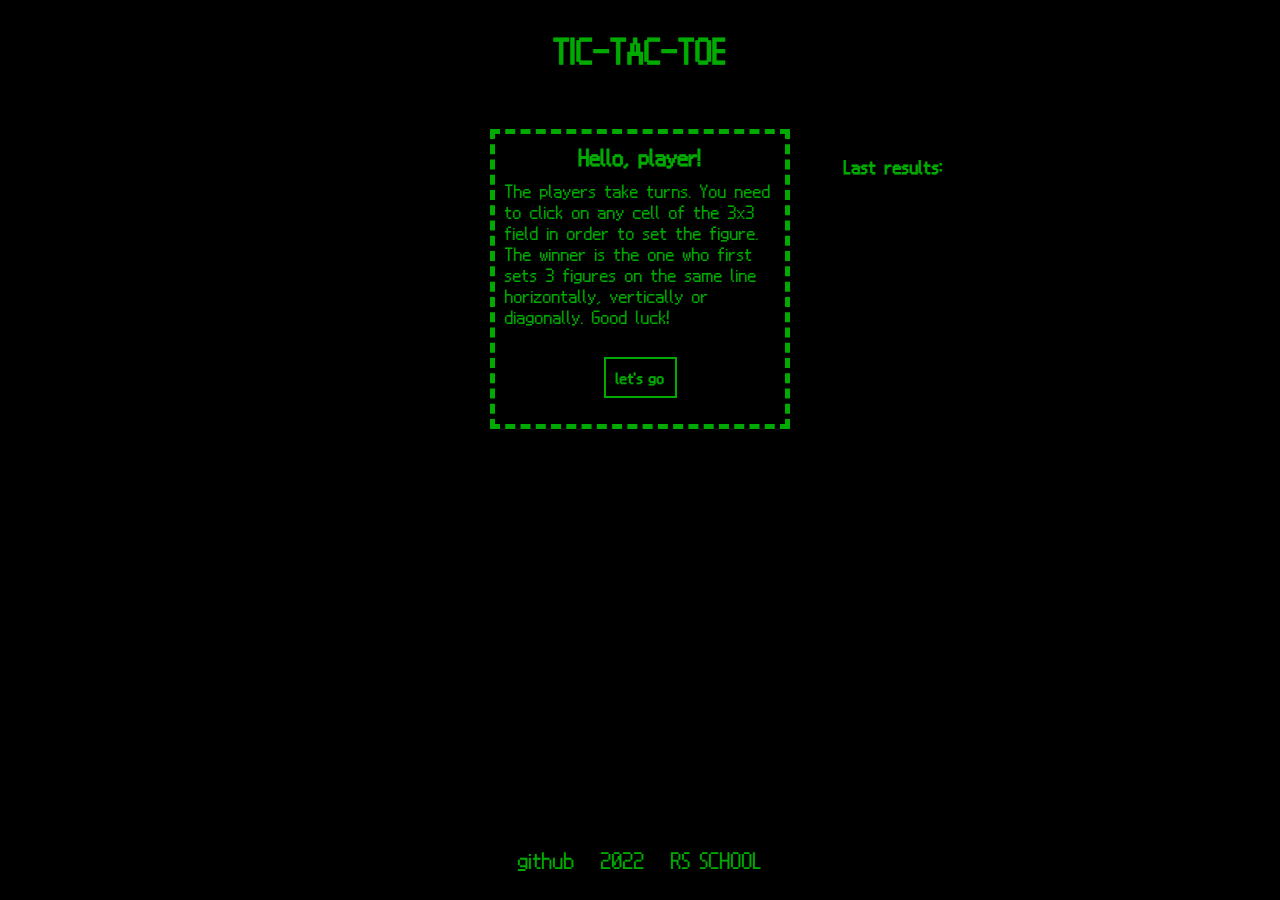
<file: index.html>
<!DOCTYPE html>
<html lang="en">
<head>
    <meta charset="UTF-8">
    <meta http-equiv="X-UA-Compatible" content="IE=edge">
    <meta name="viewport" content="width=device-width, initial-scale=1.0">
    <link rel="stylesheet" href="style.css">
    <link rel="icon" href="#">
    <title>Tic-tac-toe</title>
</head>
<body>
    <main class="page">
        <h1 class="title">tic-tac-toe</h1>
        <section class="container rules-screen">
            <div class="item rules-start"></div>
            <div class="item rules-start"></div>
            <div class="item rules-start"></div>
            <div class="item rules-start"></div>
            <div class="item rules-start"></div>
            <div class="item rules-start"></div>
            <div class="item rules-start"></div>
            <div class="item rules-start"></div>
            <div class="item rules-start"></div>

            <div class="rules-text">
                <span>Hello, player!</span>
                <p>The players take turns. You need to click on any cell of the 3x3 field in order to set the figure. The winner is the one who first sets 3 figures on the same line horizontally, vertically or diagonally. Good luck!</p>
                <button type="button" class="next">let's go</button>
            </div>
            <div class="finished-win">
                <span class="span-con">Congratulations!</span>
                <p></p>
                <span class="span-thanks">Thanks!</span>
                <input type="text" name="name" placeholder="Enter your name" maxlength="10" autocomplete="off">
                <button class="show-btn hide-btn">once again</button>
            </div>
            <div class="finished-draw">
                <span>Oops!</span>
                <p>This time there are no winners! Come on again!</p>
                <button>once again</button>
            </div>
            <div class="table-records">
                <p class="cur-pl">Active player X</p>
                <h5>Last results:</h5>
            </div>
            <audio id="sound" src="" autoplay></audio>
        </section>
    </main>    
        <footer class="footer-container">
            <a href="https://github.com/PronkoEvgeniya" target="_blank">github</a>
            <span>2022</span>
            <a href="https://rs.school/js-stage0/" target="_blank">RS SCHOOL</a>
        </footer>
    
    <script type="module" src="index.js"></script>
</body>
</html>
</file>
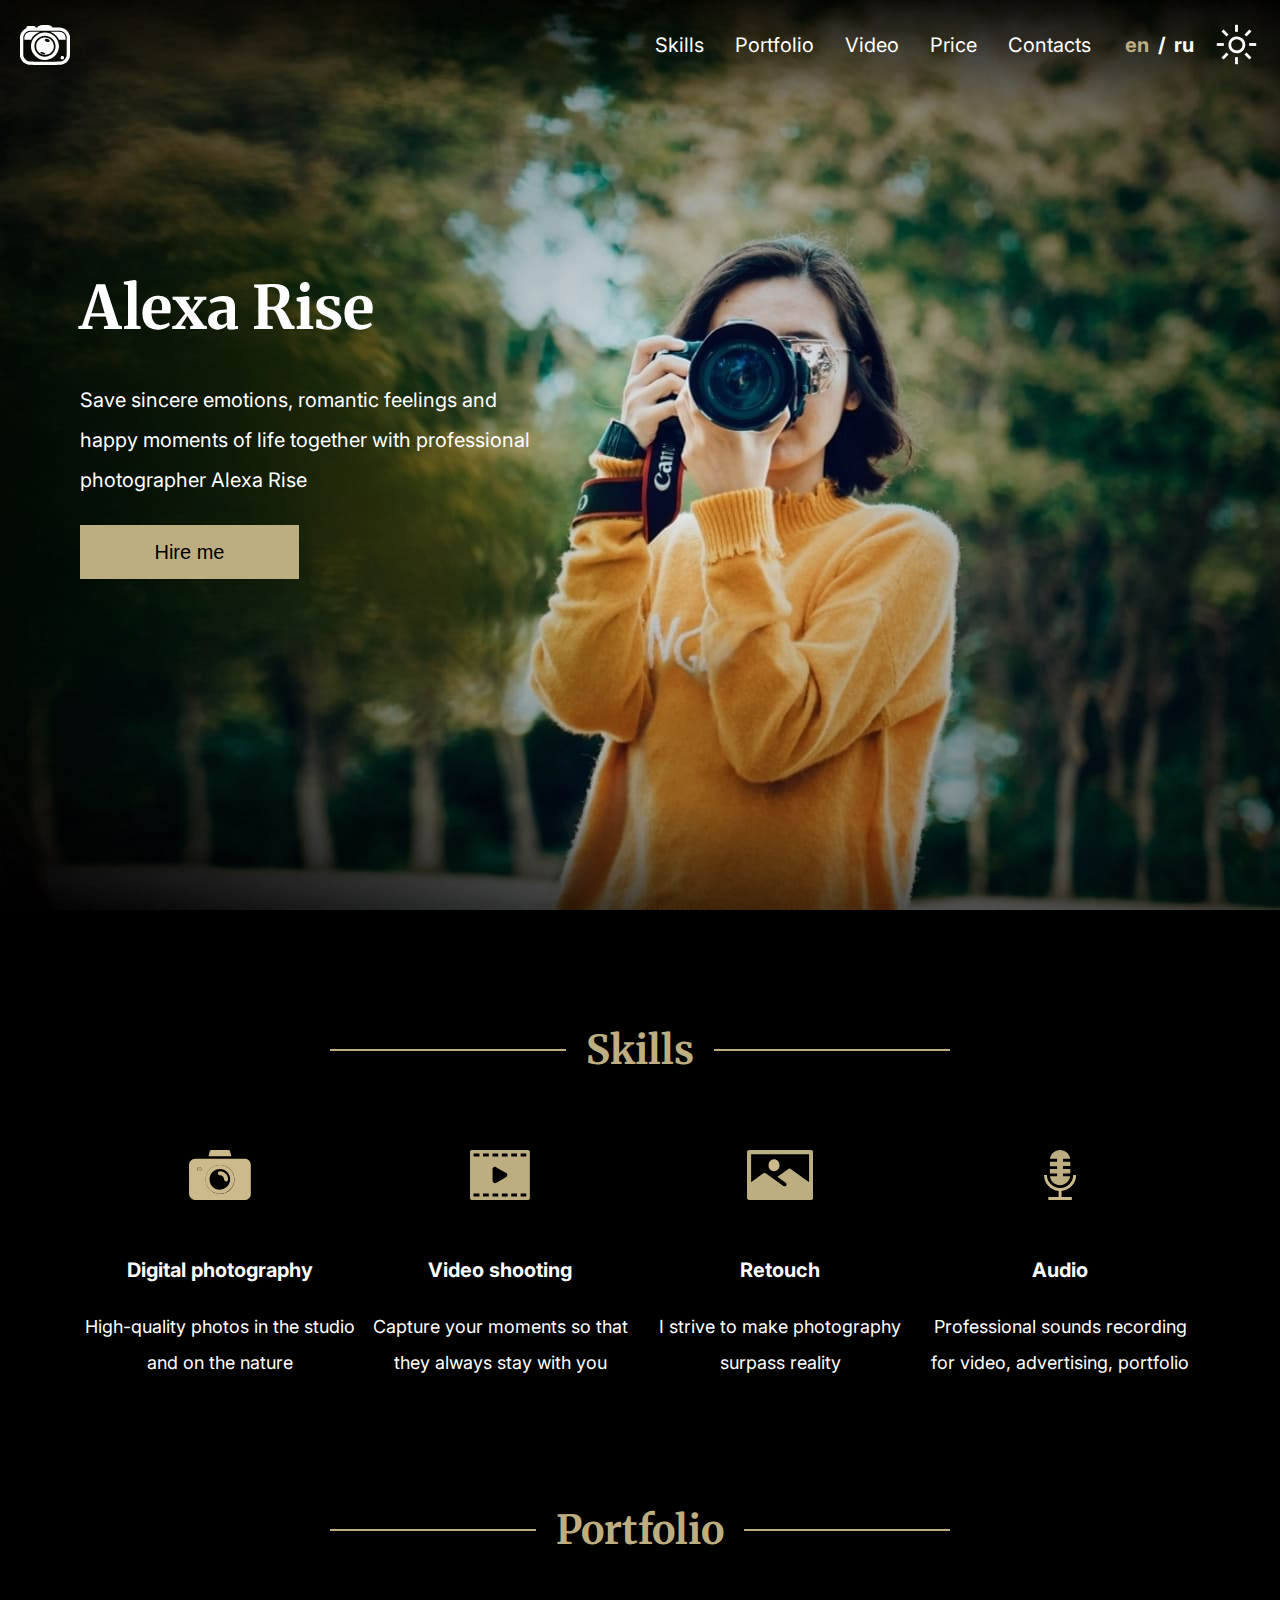
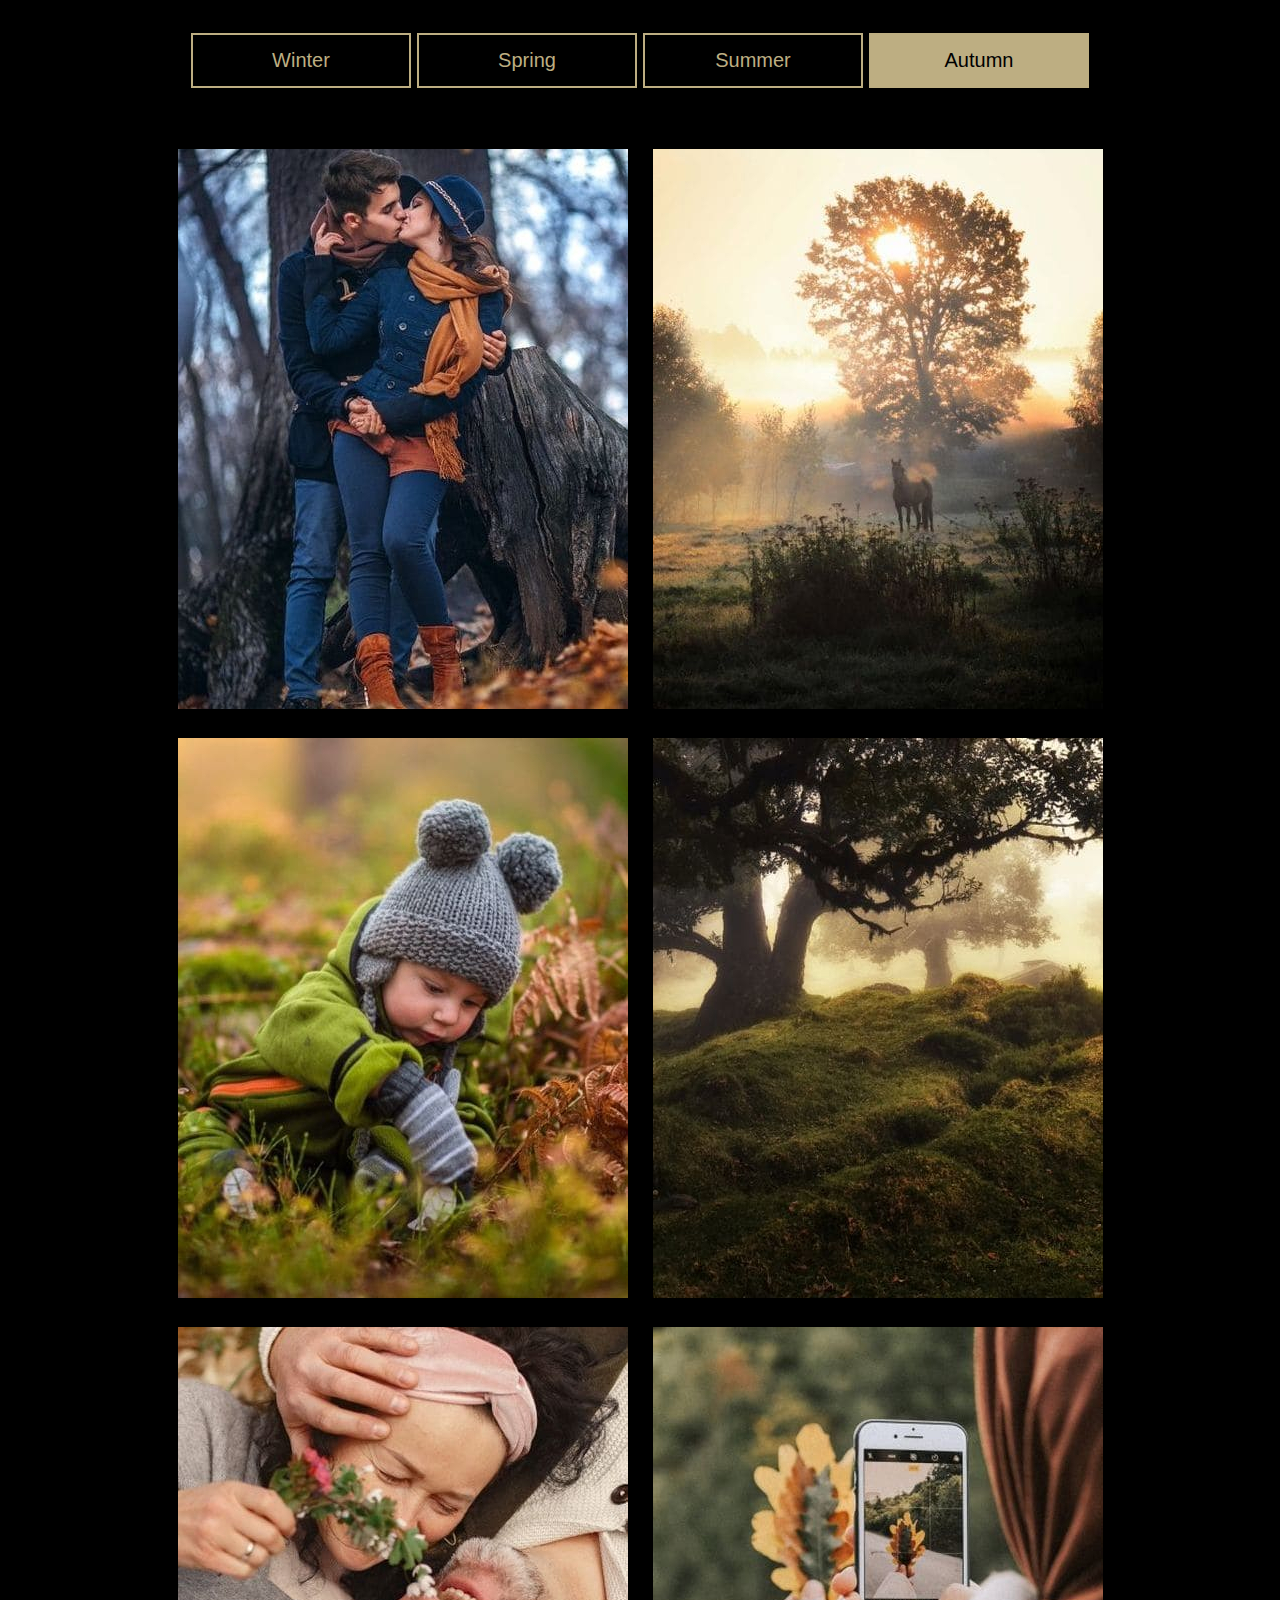
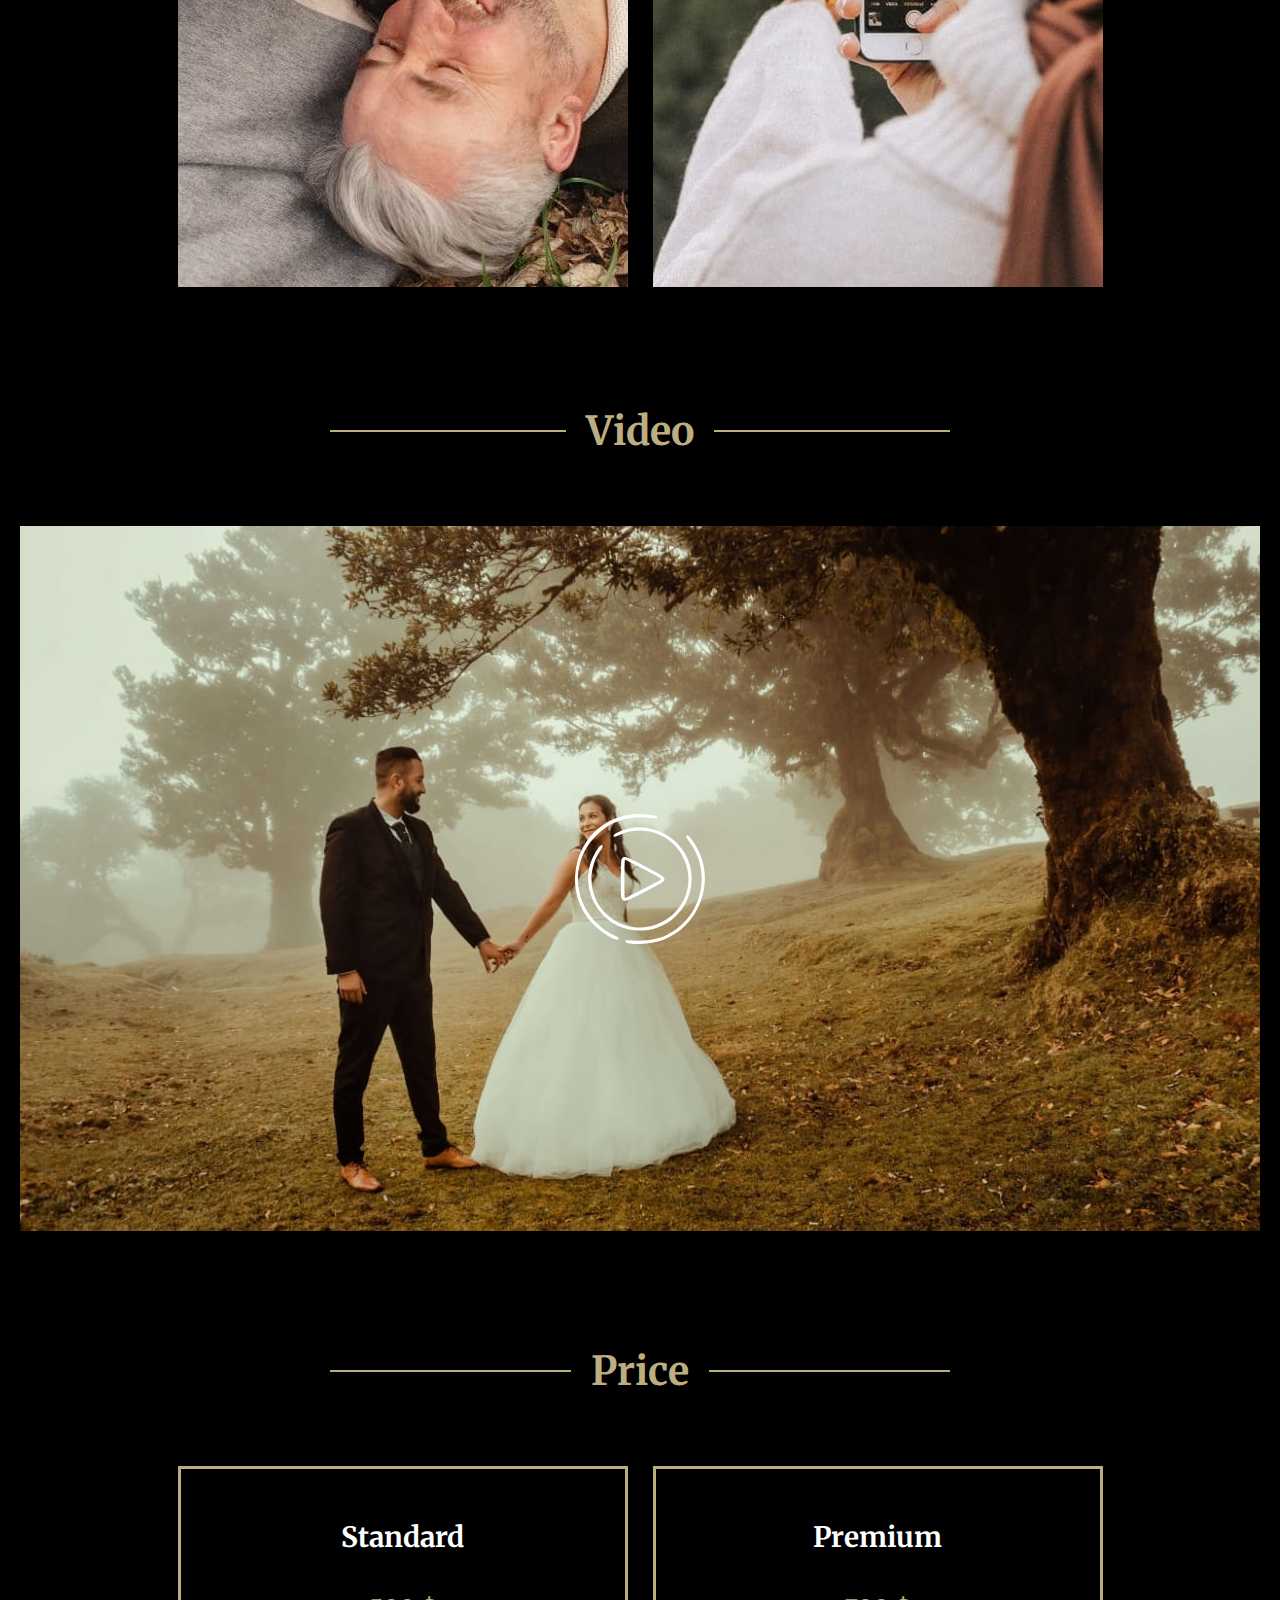
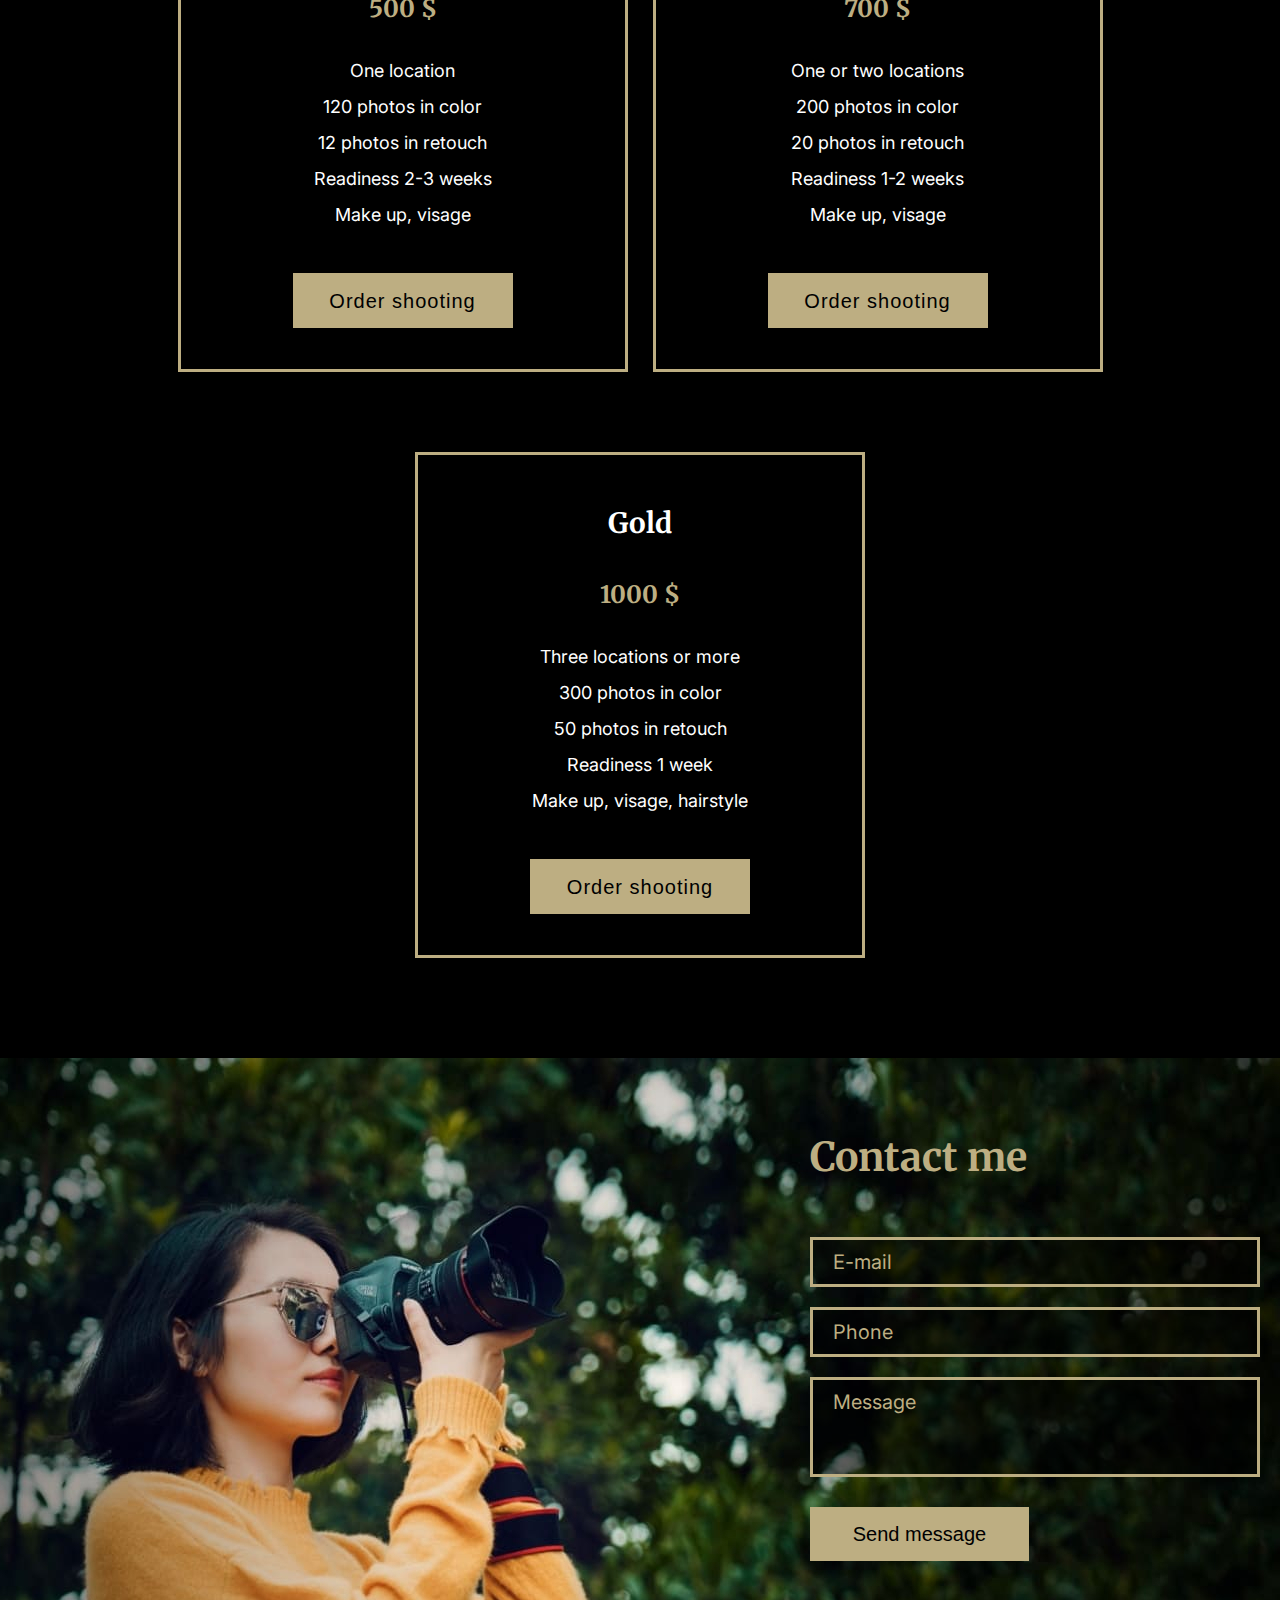
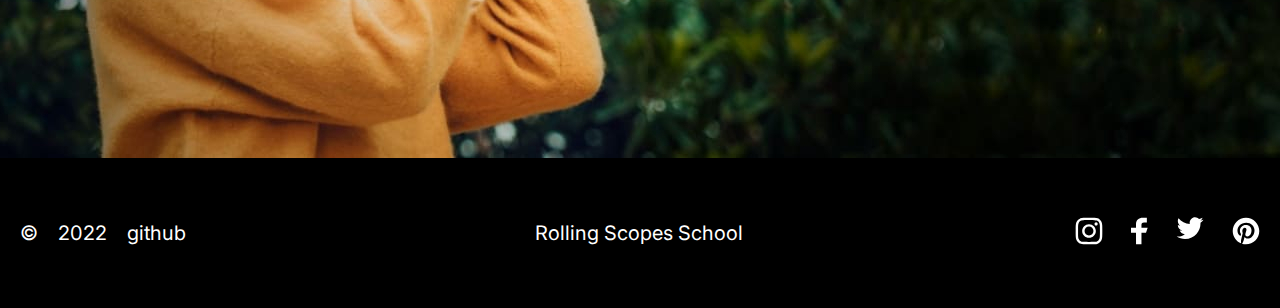
<file: portfolio/index.html>
<!DOCTYPE html>
<html lang="en">
<head>
    <meta charset="UTF-8">
    <meta http-equiv="X-UA-Compatible" content="IE=edge">
    <meta name="viewport" content="width=device-width, initial-scale=1.0">
    <link rel="stylesheet" href="style.css">
    <link rel="preconnect" href="https://fonts.googleapis.com">
    <link rel="preconnect" href="https://fonts.gstatic.com" crossorigin>
    <link href="https://fonts.googleapis.com/css2?family=Inter:wght@400;700&family=Merriweather:wght@400;700&display=swap" rel="stylesheet">    
    <link rel="shortcut icon" href="./assets/img/favicon.ico" type="image/x-icon">
    <title>Portfolio</title>
</head>
<body id="page" class="page change-theme">

    <header class="header">
        <div class="header-content">
            <div class="header__logo">
                <a class="header__logo-img" href="#">
                    <div class="mask">
                    </div>
                </a>
            </div>
            <nav class="header__nav">
                <ul class="nav-links">
                    <li class="header__nav-item"><a class="header__nav-link" href="#skills" data-i18n="skills">Skills</a></li>
                    <li class="header__nav-item"><a class="header__nav-link" href="#portfolio" data-i18n="portfolio">Portfolio</a></li>
                    <li class="header__nav-item"><a class="header__nav-link" href="#video" data-i18n="video">Video</a></li>
                    <li class="header__nav-item"><a class="header__nav-link" href="#price" data-i18n="price">Price</a></li>
                    <li class="header__nav-item"><a class="header__nav-link" href="#contacts" data-i18n="contacts">Contacts</a></li>
                </ul>
            </nav>
            <div class="header__switch-lng">
                <span><a class="header__switch-en header__switch header__switch-active" href="#">en</a></span>
                <span class="header__switch-slash">/</span>
                <span><a class="header__switch-ru header__switch" href="#">ru</a></span>
            </div>
            <div class="theme-toggle">
                <a href="#" class="theme-toggle-img">
                    <div class="mask-theme mask-theme-active">
                    </div>
                </a>
            </div>
            <button class="nav__toggle" type="button" id="nav_toggle">
                <span class="nav__toggle-item">Menu</span>
            </button>
        </div>
    </header>

    <main>
        
        <section id="hero" class="hero">
            <div class="container-hero">
                <h1 class="hero-title" data-i18n="hero-title">Alexa Rise</h1>
                <p class="hero-text" data-i18n="hero-text">
                    Save sincere emotions, romantic feelings and happy moments 
                    of life together with professional photographer Alexa Rise
                </p>
                <button class="btn" data-i18n="hire">Hire me</button>
            </div>
        </section>

        <div class="container">
            <section id="skills" class="skills">
                <div class="section-title change-theme">
                    <h2 class="section-title__text  change-theme" data-i18n="skills">Skills</h2>  
                </div>
               
                <div class="skills-items">
                    <div class="skills-item">
                        <img src="./assets/img/skills/camera.svg" alt="Digital photography">
                        <span class="skill-title  change-theme" data-i18n="skill-title-1">Digital photography</span>
                        <p class="skill-text  change-theme" data-i18n="skill-text-1">High-quality photos in the studio and on the nature</p>
                    </div>
                    <div class="skills-item">
                        <img src="./assets/img/skills/video.svg" alt="Video shooting">
                        <span class="skill-title  change-theme" data-i18n="skill-title-2">Video shooting</span>
                        <p class="skill-text  change-theme" data-i18n="skill-text-2">Capture your moments so that they always stay with you</p>
                    </div>
                    <div class="skills-item">
                        <img src="./assets/img/skills/image.svg" alt="Retouch">
                        <span class="skill-title  change-theme" data-i18n="skill-title-3">Retouch</span>
                        <p class="skill-text  change-theme" data-i18n="skill-text-3">I strive to make photography surpass reality</p>
                    </div>
                    <div class="skills-item">
                        <img src="./assets/img/skills/mic.svg" alt="Audio">
                        <span class="skill-title  change-theme" data-i18n="skill-title-4">Audio</span>
                        <p class="skill-text  change-theme" data-i18n="skill-text-4">Professional sounds recording for video, advertising, portfolio</p>
                    </div>
                </div>
            </section>

            <section id="portfolio" class="portfolio">
                <div class="section-title change-theme">
                    <h2 class="section-title__text  change-theme" data-i18n="portfolio">Portfolio</h2>
                </div>
                <div class="portfolio-btns">
                    <button class="portfolio-btn  change-theme" data-season="winter" data-i18n="winter">Winter</button>
                    <button class="portfolio-btn  change-theme" data-season="spring" data-i18n="spring">Spring</button>
                    <button class="portfolio-btn  change-theme" data-season="summer" data-i18n="summer">Summer</button>
                    <button class="portfolio-btn  change-theme active-btn" data-season="autumn" data-i18n="autumn">Autumn</button>
                </div>
                <div class="portfolio-items">
                    <a href="#"><img class="portfolio-img" src="./assets/img/portfolio/autumn/1.jpg" alt="Photo"></a>
                    <a href="#"><img class="portfolio-img" src="./assets/img/portfolio/autumn/2.jpg" alt="Photo"></a>
                    <a href="#"><img class="portfolio-img" src="./assets/img/portfolio/autumn/3.jpg" alt="Photo"></a>
                    <a href="#"><img class="portfolio-img" src="./assets/img/portfolio/autumn/4.jpg" alt="Photo"></a>
                    <a href="#"><img class="portfolio-img" src="./assets/img/portfolio/autumn/5.jpg" alt="Photo"></a>
                    <a href="#"><img class="portfolio-img" src="./assets/img/portfolio/autumn/6.jpg" alt="Photo"></a>
                </div>
            </section>

            <section id="video" class="video">
                <div class="section-title change-theme">
                    <h2 class="section-title__text  change-theme" data-i18n="video">Video</h2>
                </div>
                <div class="video-player">
                    <button type="button" class="play-btn"></button>
                </div>
            </section>

            <section id="price" class="price">
                <div class="section-title change-theme">
                    <h2 class="section-title__text  change-theme" data-i18n="price">Price</h2>
                </div>
                <div class="price-items">
                    <div class="price-item">
                        <span class="price-item__title  change-theme">Standard</span>
                        <span class="price-item__cost">500 $</span>
                        <div class="prise-item__text  change-theme">
                            <span data-i18n="price-description-1-span-1">One location</span>
                            <span data-i18n="price-description-1-span-2">120 photos in color</span>
                            <span data-i18n="price-description-1-span-3">12 photos in retouch</span>
                            <span data-i18n="price-description-1-span-4">Readiness 2-3 weeks</span>
                            <span data-i18n="price-description-1-span-5">Make up, visage</span>
                        </div>
                        <button class="price-btn" data-i18n="order">Order shooting</button>
                    </div>
                    <div class="price-item">
                        <span class="price-item__title  change-theme">Premium</span>
                        <span class="price-item__cost">700 $</span>
                        <div class="prise-item__text  change-theme">
                            <span data-i18n="price-description-2-span-1">One or two locations</span>
                            <span data-i18n="price-description-2-span-2">200 photos in color</span>
                            <span data-i18n="price-description-2-span-3">20 photos in retouch</span>
                            <span data-i18n="price-description-2-span-4">Readiness 1-2 weeks</span>
                            <span data-i18n="price-description-2-span-5">Make up, visage</span>
                        </div>
                        <button class="price-btn" data-i18n="order">Order shooting</button>
                    </div>
                    <div class="price-item">
                        <span class="price-item__title  change-theme">Gold</span>
                        <span class="price-item__cost">1000 $</span>
                        <div class="prise-item__text  change-theme">
                            <span data-i18n="price-description-3-span-1">Three locations or more</span>
                            <span data-i18n="price-description-3-span-2">300 photos in color</span>
                            <span data-i18n="price-description-3-span-3">50 photos in retouch</span>
                            <span data-i18n="price-description-3-span-4">Readiness 1 week</span>
                            <span data-i18n="price-description-3-span-5">Make up, visage, hairstyle</span>
                        </div>
                        <button class="price-btn" data-i18n="order">Order shooting</button>
                    </div>
                </div>
            </section>
        </div>

        <section id="contacts" class="contacts">
            <div class="contacts-container">
                <h2 class="section-title__contact" data-i18n="contact-me">Contact me</h2>
                <input class="input" type="email" placeholder="E-mail">
                <input class="input" type="tel" placeholder="Phone">
                <textarea class="textarea" name="message" id="message"  placeholder="Message"></textarea>
                <button class="btn" type="submit" data-i18n="send-message">Send message</button>
            </div>
        </section>

    </main>

    <footer class="footer">
        <div class="footer__container">
            <div class="copyright">
                <span>©</span>
                <span>2022</span>
                <a class="author-github" href="https://github.com/PronkoEvgeniya" target="blank">github</a>
            </div>
            <div>
                <a class="course-link" href="https://rs.school/js-stage0/" target="blank">Rolling Scopes School</a>
            </div>
            <div class="social-links">
                <ul>
                    <li>
                        <a href="#"><img src="./assets/img/Ints.svg" alt="Icon"></a>
                    </li>
                    <li>
                        <a href="#"><img src="./assets/img/Fb.svg" alt="Icon"></a>
                    </li>
                    <li>
                        <a href="#"><img src="./assets/img/Twtr.svg" alt="Icon"></a>
                    </li>
                    <li>
                        <a href="#"><img src="./assets/img/Pntrst.svg" alt="Icon"></a>
                    </li>
                </ul>
            </div>
        </div>
    </footer>

<script type="module" src="index.js"></script>

</body>
</html>
</file>
<file: style.css>
@font-face {
    font-family: NDS BIOS;
    src: url(assets/ndsbios_memesbruh03.ttf);
}

:root {
    --green: #00AA00;
}

*, *::before, *::after {
    margin: 0;
    padding: 0;
    box-sizing: border-box;
    font-family: NDS BIOS;
    color: var(--green);
}

body {
    height: 100vh;
    background-color: #000;
}

.page {
    height: calc(100vh - 80px);
}

.title {
    text-align: center;
    padding-top: 30px;
    font-size: 46px;
    text-transform: uppercase;
}

.container {
    width: 300px;
    height: 300px;
    display: flex;
    flex-wrap: wrap;
    margin: 60px auto 0;
    position: relative;
}

.rules-screen {
    border: 5px dashed var(--green); 
    display: block;
}

.finished-win {
    display: none;
}

.finished-win p,
.finished-draw p {
    font-size: 25px;
    padding: 0 10px;
}

.span-con,
.finished-draw span {
    font-size: 40px;
    text-align: center;
    display: block;
    margin: 10px 0;
}

.span-thanks {
    font-size: 40px;
    text-align: center;
    display: none;
    margin: 10px 0;
}

.span-thanks-active {
    display: block;
}

.table-records {
    font-size: 20px;
    flex-direction: column;
    display: flex;
    position: absolute;
    right: -160px;
    max-width: 140px;
    word-break: break-word;
    top: 0;
    gap: 5px;
}

@media (max-width: 800px) {
    .table-records {
        right: 80px;
        top: 305px;
    }

    .page {
        min-height: 800px;
    }
}
.cur-pl {
    font-size: 20px;
    opacity: 0;
}

.cur-pl-active {
    opacity: 1;
    animation-name: blinker;
    animation-iteration-count: infinite;
    animation-timing-function: linear;
    animation-duration: 1s;
}

@keyframes blinker {
    from { opacity: 1.0; }
    to { opacity: 0.4; }
  }

.table-records h5 {
    font-size: 24px;
    text-align: center;
}

.finished-win input {
    background-color: transparent;
    display: block;
    margin: 20px auto;
    border: 1px solid var(--green);
    color: #fff;
    font-size: 20px;
    padding: 10px;
    outline: none;
}

.show-btn,
.finished-draw button {
    font-size: 24px;
    background-color: transparent;
    border: 1px solid var(--green);
    padding: 5px;
    font-weight: 700;
    display: block;
    margin: 20px auto 0;
    cursor: pointer;
}

.hide-btn {
    display: none;
}

.finished-win button:hover,
.finished-draw button:hover {
    border: none;
    background-color: #fff;
    color: #000;
}
.finished-win-active {
    display: block;
    display: flex;
    flex-direction: column;
    justify-content: space-around;
}

.finished-draw {
    display: none;
}

.finished-draw-active {
    display: block;
    display: flex;
    flex-direction: column;
    justify-content: space-around;
}
.rules-text span {
    display: block;
    margin: 10px;
    text-align: center;
    font-size: 30px;
    font-weight: 700;
}

.next {
    background-color: transparent;
    border: 2px solid var(--green);
    font-weight: 700;
    padding: 10px;
    display: block;
    margin: 30px auto 0;
    font-size: 20px;
    cursor: pointer;
}

.next:hover {
    background-color: #fff;
    color: #000;
    border: none;
    transition: 1s;
}

.rules-text p {
    margin: 0 10px;
    font-size: 24px;
}

.rules-text-none {
    display: none;
}

.item {
    width: 33.33%;
    border-top: 5px dashed var(--green);    
    border-right: 5px dashed var(--green);
    cursor: pointer; 
    font-size: 100px;
    line-height: 0;
    display: flex;
    text-align: center;
    padding-left: 10%;
    align-items: center;
}

.item:nth-child(7),
.item:nth-child(8),
.item:nth-child(9) {
    border-bottom: 5px dashed var(--green); 
}

.item:nth-child(1),
.item:nth-child(4),
.item:nth-child(7) {
    border-left: 5px dashed var(--green); 
}

.rules-start {
    display: none;
}

.footer-container {
    display: flex;
    text-align: center;
    justify-content: center;
    gap: 20px;
    width: 100%;
    height: 80px;
    background-color: #000;
    font-size: 30px;
}

footer a,
footer span {
    padding: 3px;
    text-decoration: none;
    margin: auto 0;
}

footer a:hover {
    background-color: #fff;
    color: #000;
    font-weight: 700;
    transition: 1s;
}
</file>
<file: portfolio/style.css>
html {
    scroll-behavior: smooth;
}

.page {
    background-color: #000;
    font-family: 'Inter', sans-serif;
    margin: 0 auto;
    max-width: 1440px;
    position: relative;
}

.page-dark::before {
    display: block;
    content: "";
    width: 100%;
    height: 100%;
    
    position: fixed;
    top: 0;
    left: 0;
    right: 0;
    bottom: 0;
    z-index: 10;
    
    background-color: rgba(0, 0, 0, 0.5);
}

.container {
    max-width: 1400px;
    padding: 0 20px;
}

/* Header */

.header {
    height: 90px;
    font-family: 'Inter', sans-serif;
    font-size: 20px;
    line-height: 50px;
    position: absolute;
    top: 0;
    left: 0;
    right: 0;
    z-index: 10;
    max-width: 1440px;
}

.header-content {
    display: flex;
    width: 100%;
    height: 100%;
    
}
.header__logo {
    margin: 25px 0px 0px 20px;
    width: 50px;
    height: 50px;
}

.header__logo-img {
    margin-top: 5px;
}

.mask {
    width: 50px;
    height: 40px;
    background-color: rgb(255, 255, 255);
    mask-image: url("./assets/img/Vector.svg");
    mask-size: cover;
    -webkit-mask-image: url("./assets/img/Vector.svg");
    -webkit-mask-size: cover;
    -moz-mask-image: url("./assets/img/Vector.svg");
    -moz-mask-size: cover;
    transition: .3s;
}
  
.mask:hover {
    background-color: #bdae82;
}

.mask:active {
    background-color: #887e5f;
}
  
.header__nav {
    margin: 20px 0 20px auto;
    min-width: 480px;
}

.header__nav ul {
    padding: 0;
    margin: 0;
}

.header__nav-item {
    list-style-type: none;
    display: inline-block;
    padding: 0 13px;
}

.header__nav-link {
    text-decoration: none;
    color: #fff;
    transition: 0.3s;
}

.header__nav-link:hover {
    color: #bdae82;
}

.header__nav-link:active {
    color: #887e5f;
}

.header__switch-lng {
    margin: 20px 20px 20px 3px;
    color: #fff;
}

.header__switch {
    text-decoration: none;
    font-weight: 700;
    color: #fff;
}

.header__switch:hover {
    color: #bdae82;
}

.header__switch-slash {
    margin: 0 3px 0 4px;
    font-weight: 700;
}

.header__switch-active {
    text-decoration: none;
    font-weight: 700;
    color: #bdae82;
}

/* theme-toggle */

.theme-toggle {
    margin: 22px 21px 0px 0;
    width: 45px;
    height: 45px;
}

.theme-toggle-img {
    width: 100%;
}

.mask-theme {
    width: 45px;
    height: 45px;
    background-color: rgb(255, 255, 255);
    mask-image: url("./assets/img/moon.svg");
    mask-size: cover;
    -webkit-mask-image: url("./assets/img/moon.svg");
    -webkit-mask-size: cover;
    -moz-mask-image: url("./assets/img/moon.svg");
    -moz-mask-size: cover;
    transition: .3s;
}



.mask-theme-active {
    mask-image: url("./assets/img/sun.svg");
    -webkit-mask-image: url("./assets/img/sun.svg");
    -moz-mask-image: url("./assets/img/sun.svg");
}

.mask-theme:hover,
.mask-theme-active:hover {
    background-color: #bdae82;
}

  

/* end theme-toggle */
.nav__toggle {
    padding: 10px 0;
    font-size: 0;
    color: transparent;
    border: 0;
    background: none;
    cursor: pointer;
    display: none;
    width: 50px;
    height: 50px;
}

.nav__toggle:focus {
    outline: 0;
}

.nav__toggle-item {
    display: block;
    width: 100%;
    height: 3px;
    background-color: #fff;
    position: relative;

    margin: 20px 64px auto auto;
    transition: background .2s linear;
}

.nav__toggle-item::before,
.nav__toggle-item::after {
    content: "";
    width: 100%;
    height: 3px;
    background-color: #fff;
    position: absolute;
    left: 0;
    z-index: 1;
    transition: transform .3s linear;
}

.nav__toggle-item::before {
    top: -13px;
}

.nav__toggle-item::after {
    bottom: -13px;
}
.nav__toggle-active .nav__toggle-item {
    background: none;
}

.nav__toggle-active .nav__toggle-item::before {
    transform-origin: left top;
    transform: rotate(45deg) translate(0, -5px);
}

.nav__toggle-active .nav__toggle-item::after {
    transform-origin: left bottom;
    transform: rotate(-45deg) translate(0, 5px);
}

/* HERO */

.hero {
    max-width: 1440px;
    height: 910px;
    background: url('./assets/img/bg.jpg');
    background-repeat: no-repeat;
    background-position:  center 0;
    background-size: cover;
    position: relative;
}

.container-hero {
    position: absolute;
    width: 500px;
    height: 330px;
    top: 200px;
    left: 80px;
}

.hero-title {
    font-family: 'Merriweather', serif;
    font-weight: bold;
    font-size: 60px;
    color: #fff;
    margin: 70px 0 35px;
}

.hero-text {
    font-size: 20px;
    line-height: 40px;
    color: #fff;
    width: 470px;
    margin: 0 0 25px;
}

.btn {
    width: 219px;
    height: 54px;
    border: none;
    background-color: #bdae82;
    font-size: 20px;
    cursor: pointer;
    margin: 0;
    transition: .3s;
}


.btn:hover {
    color: #fff;
}

.btn:active {
    color: #bebebe;
    transform: translateX(-5px) scale(1.2);
    background-color: #bdae8269;
    font-size: 25px;
}

/* Skills */

.section-title {
    text-align: center;
    position: relative;
    display: flex;
    margin: 100px auto 0;
    width: 50%;
    height: 80px;
    background-image: linear-gradient(to top, #000 39px, #bdae82 39px, #bdae82 41px, #000 41px);
}

.section-title__text {
    font-family: 'Merriweather', serif;
    font-weight: bold;
    font-size: 40px;
    color: #bdae82;
    margin: auto;
    padding: 0 20px;
    background-color: #000;
}

.skills-items {
    display: flex;
    margin-top: 60px;
    justify-content: space-between;
    padding: 0 20px;
   
}

@media (max-width: 1350px) {
    .skills-items {
        flex-wrap: wrap;
        justify-content: center;
    }
}

.skills-item {
    max-width: 320px;
    height: 240px;
}

.skills-item img {
    display: block;
    margin: 0 auto 58px;
}

.skill-title {
    display: block;
    text-align: center;
    font-size: 20px;
    font-weight: 700;
    color: #fff;
    margin-bottom: 27px;
}

.skill-text {
    font-size: 18px;
    line-height: 36px;
    color: #fff;
    text-align: center;
    display: block;
    width: 280px;
    margin: 0 auto;
}

/* portfolio */

.portfolio-btns {
    margin: 63px auto 61px;
    display: flex;
    justify-content: center;
}

.portfolio-btn {
    width: 220px;
    height: 55px;
    font-size: 20px;
    color: #bdae82;
    border: 2px solid #bdae82;
    background-color: #000;
    cursor: pointer;
    margin: 0 3px;
    transition: 1s;
}

.portfolio-btn:hover, .portfolio-btn:focus{
	box-shadow: inset 0 -6em 0 0 #bdae8242; 
}

.portfolio-btn:active {
    color: #bebebe;
}



.portfolio-items {
    max-width: 1400px;
    display: flex;
    flex-wrap: wrap;
    gap: 25px;
    justify-content: center;
}

.video-player {
    height: 705px;
    background-image: url(./assets/img/video-player.jpg);
    background-repeat: no-repeat;
    margin-top: 55px;
    position: relative;
    display: flex;
    justify-content: center;
    align-items: center;
}

.play-btn {
    position: absolute;
    width: 130px;
    height: 130px;
    border: none;
    background: url(./assets/img/Play_hover.svg) no-repeat;
    cursor: pointer;
    transition: 0.3s;
}

.play-btn:hover {
    filter: invert(26%) sepia(15%) saturate(638%) 
    hue-rotate(7deg) brightness(92%) contrast(87%);
}

.play-btn:active {
    filter: invert(50%) sepia(7%) saturate(1446%) 
    hue-rotate(8deg) brightness(97%) contrast(88%);
}

.portfolio-img:hover {
    transform: scale(1.05);
    transition: .3s;
}
/* price */

.price-items {
    display: flex;
    flex-wrap: wrap;
    gap: 25px;
    justify-content: center;
}

.price-item {
    width: 444px;
    height: 500px;
    border: 3px solid #bdae82;
    display: flex;
    flex-direction: column;
    margin-top: 55px;
}

.price-item__title {
    font-family: 'Merriweather', serif;
    font-weight: 700;
    font-size: 28px;
    color: #fff;
    text-align: center;
    line-height: 56px;
    margin-top: 40px;
}

.price-item__cost {
    font-family: 'Merriweather', serif;
    font-weight: 700;
    font-size: 24px;
    color: #bdae82;
    text-align: center;
    line-height: 48px;
    margin-top: 20px;
}

.prise-item__text {
    font-size: 18px;
    color: #fff;
    text-align: center;
    display: flex;
    flex-direction: column;
    line-height: 36px;
    margin-top: 20px;
}

.price-btn {
    width: 220px;
    height: 55px;
    background-color: #bdae82;
    font-size: 20px;
    line-height: 40px;
    margin: 40px auto;
    cursor: pointer;
    letter-spacing: 1px;
    transition: .3s;
    border: none;
}
.price-btn:hover, .price-btn:focus{
	box-shadow: 0 0.5em 0.5em -0.4em #bdae82;
	transform: translatey(-0.65em);
}


.price-btn:active {
    color: #bebebe;
    transform: scale3d(0.9, 0.9, 0.6);
}

/* Contacts */

.contacts {
    margin-top: 100px;
    max-width: 1440px;
    height: 700px;
    background: url(./assets/img/contacts.jpg) no-repeat center center;
    position: relative;
}

.contacts-container {
    width: 450px;
    height: 445px;
    position: absolute;
    top: 60px;
    right: 20px;
    display: flex;
    flex-direction: column;
}

.section-title__contact {
    font-family: 'Merriweather', serif;
    font-weight: 700;
    font-size: 40px;
    color: #bdae82;
    margin: 14px 0 55px;
}

.input {
    height: 42px;
    border: 3px solid #bdae82;
    background-color: transparent;
    margin-bottom: 20px;
}

.textarea {
    height: 90px;
    border: 3px solid #bdae82;
    background-color: transparent;
    margin-bottom: 30px;
    resize: none;
}

::placeholder {
    font-family: inherit;
    color: #bdae82;
    font-size: 20px;
    line-height: 40px;
}

.input,
.textarea {
    font-family: inherit;
    color: #bdae82;
    font-size: 20px;
    line-height: 40px;
    padding-left: 20px;
    background-color: rgba(0, 0, 0, 0.5);
}

/* footer */

.footer {
    height: 150px;
    max-width: 1440px;
    background-color: #000;
}

.footer__container {
    display: flex;
    vertical-align: middle;
    justify-content: space-between;
    align-items: center;
    width: calc(100% - 40px);
    height: 100%;
    padding: 0 20px;
}

.copyright {
    display: flex;
    gap: 20px;
    color: #fff;
    font-size: 20px;
    line-height: 50px;
}

.author-github {
    color: inherit;
    text-decoration: none;
}

.course-link {
    color: #fff;
    font-size: 20px;
    line-height: 50px;
    text-decoration: none;
    padding-left: 17px;
}

.social-links {
    width: 185px;
}

.social-links ul {
    padding: 0;
    display: flex;
    justify-content: space-between;
}

.social-links img:hover,
.course-link:hover,
.author-github:hover {
    filter: invert(26%) sepia(15%) saturate(638%) 
    hue-rotate(7deg) brightness(92%) contrast(87%);
    transition: 0.3s;
}

.social-links img:active,
.course-link:active,
.author-github:active {
    filter: invert(50%) sepia(7%) saturate(1446%) 
    hue-rotate(8deg) brightness(97%) contrast(88%);    
    transition: 0.3s;
}


@media (max-width: 768px) {

    .header {
        position: static;
        z-index: 5;
        background: url('./assets/img/bgAdaptive.jpg') no-repeat center 0;
    }
    
    .header__logo {
        margin: 25px 0 20px 60px;
    }

    .header__nav {
        background-color: #000;
        opacity: 1;
        z-index: 500;
        position: absolute;
        top: 0;
        right: -620px;
        width: 620px;
        height: 1024px;
        display: flex;
        flex-direction: column;
        color: #fff;
        margin: 0;
        transition: .5s;
    }

    .nav-open {
            right: 0;
            z-index: 1000;
        }

    .header-content {
        overflow: hidden;
        max-width: 100%;
        height: 1024px;
        position: absolute;
        top: 0;
        right: 0;
    }
    
    .header__nav ul {
        margin: 134px auto auto 127px;
        padding: 0;
    }

    .header__nav-item {
        display: block;
        font-size: 34.8235px;
        line-height: 73px;
        font-weight: normal;
        padding: 0;
    }

    .header__switch-lng {
        margin-left: auto;
    }

    .header__switch-slash {
        margin-right: 5px;
    }

    .nav__toggle {
        display: block;
        margin-top: 10px;
        margin-right: 64px;
        z-index: 1000;
    }

    .container {
        padding: 0;
    }

    .hero {
        /* margin-top: -90px; */
        height: 500px;
        background: url(./assets/img/bgAdaptive.jpg) no-repeat center -90px;
    }
    
    .container-hero {
        top: 78px;
        left: 60px;
    }

  .hero-title {
        font-size: 32px;
        line-height: 64px;
        font-weight: normal;
        margin: 0;
    }    

    .hero-text {
        font-size: 20px;
        line-height: 24px;
        margin: 20px 0 60px;
        width: 400px;
        padding-right: 5px;
    }

    .btn {
        letter-spacing: 0.5px;
        padding: 0;
    }

    .section-title {
        width: calc(50% - 20px);
        margin-top: 80px;
    }

    .section-title__text {
        font-size: 32px;
        line-height: 40px;
    }

    .skills-items {
        flex-wrap: wrap;
        padding: 0 20px;  
        margin-top: 45px;
        row-gap: 36px;
    }

    .skills-item {
        width: 300px;
        height: 224px;
        margin-right: 44px;
    }

    .skills-item:nth-child(odd) {
       margin-left: 40px; 
    }

    .skills-item img {
        margin-bottom: 30px;
    }

    .skills-item span {
        font-size: 20px;
        line-height: 40px;
        margin-bottom: 20px;
    }

    .skills-item p {
        line-height: 22px;
        
    }
    .skills-item:last-child p {
        width: 266px;
    }

    .portfolio .section-title {
        margin-top: 120px;
    }

    .portfolio-btns {
        flex-wrap: wrap;
        margin: 50px 130px 60px;
        row-gap: 5px;
    }
   
    .portfolio-items {
        display: flex;
        flex-direction: column;
        text-align: center;
        row-gap: 21px;
    }

    .video .section-title {
        margin-top: 76px;
    }

    .video-player {
        margin-top: 50px;
        height: 418px;
        background-image: url(./assets/img/video-responsive.jpg);
        display: block;
    }

    .play-btn {
        background-size: 65px;
        top: 177px;
        left: 350px;
    }

    .price-items {
        flex-wrap: wrap;
        margin: 50px auto 25px;
        row-gap: 50px;
    }

    .price-item {
        width: 414px;
        height: 499px;
        margin: 0 auto;
    }


    .contacts {
        height: 600px;
        margin-top: 80px;
        background-image: url(./assets/img/contacts-adaptive.jpg);
    }

    .contacts-container {
        top: 60px;
        left: 159px;
    }

    .section-title__contact {
        font-size: 32px;
        margin: 12px auto 52px;
    }

    .input {
        border: 2px solid #bdae82;
        height: 44px;
    }

    .textarea {
        border: 2px solid #bdae82;
        height: 92px;
    }

    .input,
    .textarea {
        padding-left: 18px;
        background-color: rgba(0, 0, 0, 0.5);
    }

    .contacts .btn {
        margin: 0 auto;
        width: 220px;
        height: 55px;
    }

    .footer {
        height: 176px;
    }

    .footer__container  {
        display: block;
        margin: 14px auto 0;
        width: 215px;
        padding: 0px;
        text-align: center;
    }

    .copyright {
        margin-left: 20px;
        margin-bottom: 6px;
        gap: 24px;
    }

    .course-link {
        padding: 0;
        line-height: 20px;
    }

    .social-links {
        width: 200px;
    }
    .social-links ul {
        margin: 30px 0 0 20px;
    }
}

@media (max-width: 620px) {
    
    .container-hero {
        
        max-width: 80%;
        margin: 10px auto 0;
    }

    .header__nav {
        width: 100%;
    }

    .hero-text {
        width: 80%;
        margin-right: auto;
    }

    .skills-item:nth-child(odd),
    .skills-item {
        margin: 0 auto;
    }

    .play-btn {
        left: 300px;
    }

    .contacts-container {
        position: static;
        margin: 0 auto;
        padding-top: 60px;
    }

    .input,
    .textarea {
        max-width: 100%;
    }
}

@media (max-width: 450px) {

    .header__content {
        justify-content: space-between;
    }

    .header__nav ul {
        margin: 50px auto auto 40px;
        padding: 0;
    }

    .header__logo,
    .header__switch-lng,
    .nav__toggle {
        margin: 0 auto;
        text-align: center;
        padding-top: 20px;
    }

    .header__switch-lng {
        font-size: 18px;
    
    }
    
    .container-hero {
        margin: 0;
        top: 60px;
    }

    .portfolio-items {
        padding: 0 10px;
    }

    .portfolio-items img {
        width: calc(100% - 20px);
    }

    .hero-text {
        font-size: 18px;
    }

    .section-title {
        width: 70%;
    }
    
    .section-title__text {
        font-size: 20px;
    }

    .play-btn {
        left: 150px;
    }

    .portfolio-btns {
        margin: 0 auto 30px;
        width: 50%;
    }

    .contacts-container {
        max-width: 100%;
    }
}

.light-theme {
    background-color: #fff;
    color: #000;
}

.portfolio-btn.light-theme:hover {
    background-color: #bdae82;
    color: #fff;
}

.light-theme:hover {
    color: #000;
}

.section-title.light-theme {
    
    background-image: linear-gradient(to top, #fff 39px, #fff 39px, #000 41px, #fff 41px);
}
.active-btn {
    color: #000;
    background-color: #bdae82;
}
</file>
